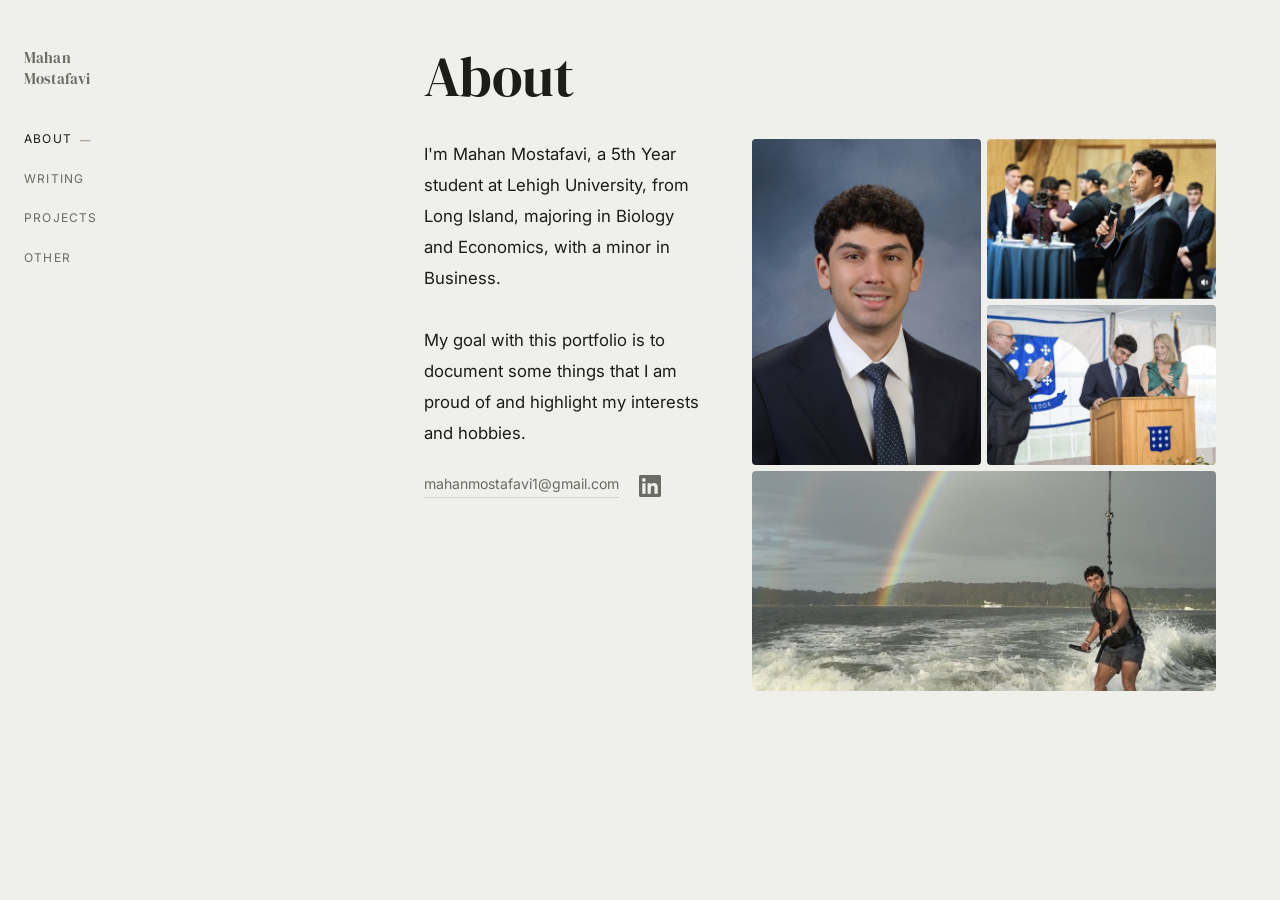
<file: about.html>
<!DOCTYPE html>
<html lang="en">
<head>
  <meta charset="UTF-8" />
  <meta name="viewport" content="width=device-width, initial-scale=1.0" />
  <title>About — Mahan Mostafavi</title>
  <link rel="preconnect" href="https://fonts.googleapis.com" />
  <link rel="preconnect" href="https://fonts.gstatic.com" crossorigin />
  <link href="https://fonts.googleapis.com/css2?family=DM+Serif+Display&family=Inter:wght@400;500&display=swap" rel="stylesheet" />
  <link rel="stylesheet" href="style.css" />
  <script src="main.js" defer></script>
</head>
<body>

  <!-- Mobile header -->
  <header class="mobile-header">
    <a href="index.html" class="mobile-header-name">Mahan<br>Mostafavi</a>
    <button class="hamburger" id="hamburger" aria-label="Menu">
      <span></span><span></span><span></span>
    </button>
  </header>

  <!-- Mobile nav drawer -->
  <nav class="mobile-nav" id="mobileNav">
    <a href="about.html" class="mobile-nav-item">About</a>
    <a href="writing.html" class="mobile-nav-item">Writing</a>
    <a href="projects.html" class="mobile-nav-item">Projects</a>
    <a href="other.html" class="mobile-nav-item">Other</a>
    <div class="mobile-nav-sub">
      <a href="books.html">Books</a>
      <a href="fragrances.html">Fragrances</a>
      <a href="places.html">Places</a>
      <a href="shows.html">Shows</a>
    </div>
  </nav>

  <div class="inner-layout">
    <aside class="sidebar">
      <a href="index.html" class="sidebar-home">Mahan<br>Mostafavi</a>
      <ul class="sidebar-nav">
        <li><a href="about.html">About</a></li>
        <li><a href="writing.html">Writing</a></li>
        <li><a href="projects.html">Projects</a></li>
        <li class="sidebar-dropdown">
          <a href="other.html">Other</a>
          <ul class="sidebar-submenu">
            <li><a href="books.html">Books</a></li>
            <li><a href="fragrances.html">Fragrances</a></li>
            <li><a href="places.html">Places</a></li>
            <li><a href="shows.html">Shows</a></li>
          </ul>
        </li>
      </ul>
    </aside>

    <main class="inner-content">
      <p class="section-eyebrow">About</p>

      <div class="about-layout">
        <div class="about-text">
          <p class="about-bio">I'm Mahan Mostafavi, a 5th Year student at Lehigh University, from Long Island, majoring in Biology and Economics, with a minor in Business.<br><br>My goal with this portfolio is to document some things that I am proud of and highlight my interests and hobbies.</p>

          <div class="connect-row">
            <a href="mailto:mahanmostafavi1@gmail.com" class="connect-link">mahanmostafavi1@gmail.com</a>
            <a href="https://www.linkedin.com/in/mahan-mostafavi/" target="_blank" rel="noopener" class="connect-linkedin" aria-label="LinkedIn">
              <svg xmlns="http://www.w3.org/2000/svg" viewBox="0 0 24 24" width="22" height="22" fill="currentColor">
                <path d="M20.447 20.452h-3.554v-5.569c0-1.328-.027-3.037-1.852-3.037-1.853 0-2.136 1.445-2.136 2.939v5.667H9.351V9h3.414v1.561h.046c.477-.9 1.637-1.85 3.37-1.85 3.601 0 4.267 2.37 4.267 5.455v6.286zM5.337 7.433a2.062 2.062 0 0 1-2.063-2.065 2.064 2.064 0 1 1 2.063 2.065zm1.782 13.019H3.555V9h3.564v11.452zM22.225 0H1.771C.792 0 0 .774 0 1.729v20.542C0 23.227.792 24 1.771 24h20.451C23.2 24 24 23.227 24 22.271V1.729C24 .774 23.2 0 22.222 0h.003z"/>
              </svg>
            </a>
          </div>
        </div>

        <div class="collage">
          <div class="collage-cell-headshot">
            <img class="collage-img" src="images/about-headshot.jpg" alt="Mahan Mostafavi" />
          </div>
          <div class="collage-cell-top collage-hover-wrap">
            <img class="collage-img" src="images/about-speaking.jpg" alt="Speaking" />
            <div class="collage-hover-label">
              <span class="collage-hover-line"></span>
              <span class="collage-hover-text">Modern Gentleman - The Gentleman's Table</span>
            </div>
          </div>
          <div class="collage-cell-bottom collage-hover-wrap">
            <img class="collage-img" src="images/about-graduation.jpg" alt="Graduation" />
            <div class="collage-hover-label">
              <span class="collage-hover-line"></span>
              <span class="collage-hover-text">Senior ring ceremony speech</span>
            </div>
          </div>
          <div class="collage-cell-wide">
            <img class="collage-img" src="images/about-wakeboard.jpg" alt="Wakeboarding" />
          </div>
        </div>
      </div>

    </main>
  </div>

</body>
</html>
</file>
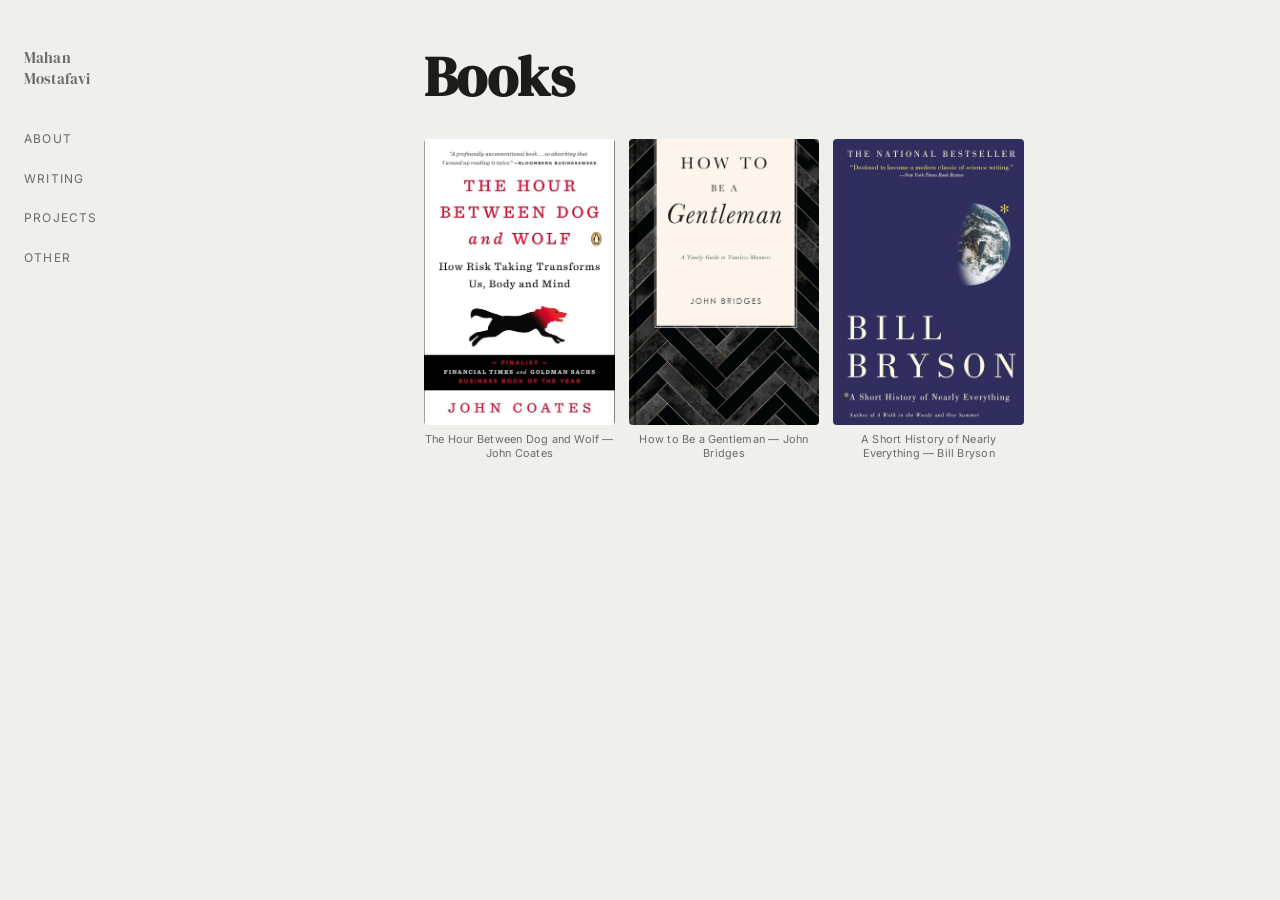
<file: books.html>
<!DOCTYPE html>
<html lang="en">
<head>
  <meta charset="UTF-8" />
  <meta name="viewport" content="width=device-width, initial-scale=1.0" />
  <title>Books — Mahan Mostafavi</title>
  <link rel="preconnect" href="https://fonts.googleapis.com" />
  <link rel="preconnect" href="https://fonts.gstatic.com" crossorigin />
  <link href="https://fonts.googleapis.com/css2?family=DM+Serif+Display&family=Inter:wght@400;500&display=swap" rel="stylesheet" />
  <link rel="stylesheet" href="style.css" />
  <script src="main.js" defer></script>
</head>
<body>

  <header class="mobile-header">
    <a href="index.html" class="mobile-header-name">Mahan<br>Mostafavi</a>
    <button class="hamburger" id="hamburger" aria-label="Menu">
      <span></span><span></span><span></span>
    </button>
  </header>

  <nav class="mobile-nav" id="mobileNav">
    <a href="about.html" class="mobile-nav-item">About</a>
    <a href="writing.html" class="mobile-nav-item">Writing</a>
    <a href="projects.html" class="mobile-nav-item">Projects</a>
    <a href="other.html" class="mobile-nav-item">Other</a>
    <div class="mobile-nav-sub">
      <a href="books.html">Books</a>
      <a href="fragrances.html">Fragrances</a>
      <a href="places.html">Places</a>
      <a href="shows.html">Shows</a>
    </div>
  </nav>

  <div class="inner-layout">
    <aside class="sidebar">
      <a href="index.html" class="sidebar-home">Mahan<br>Mostafavi</a>
      <ul class="sidebar-nav">
        <li><a href="about.html">About</a></li>
        <li><a href="writing.html">Writing</a></li>
        <li><a href="projects.html">Projects</a></li>
        <li class="sidebar-dropdown">
          <a href="other.html">Other</a>
          <ul class="sidebar-submenu">
            <li><a href="books.html">Books</a></li>
            <li><a href="fragrances.html">Fragrances</a></li>
            <li><a href="places.html">Places</a></li>
            <li><a href="shows.html">Shows</a></li>
          </ul>
        </li>
      </ul>
    </aside>

    <main class="inner-content">
      <h1 class="section-title">Books</h1>

      <div class="img-grid">
        <div class="img-card">
          <img src="images/books/hour-between-dog-wolf.jpg" alt="The Hour Between Dog and Wolf" />
          <div class="img-card-label">The Hour Between Dog and Wolf — John Coates</div>
        </div>
        <div class="img-card">
          <img src="images/books/how-to-be-a-gentleman.jpg" alt="How to Be a Gentleman" style="object-position: center bottom;" />
          <div class="img-card-label">How to Be a Gentleman — John Bridges</div>
        </div>
        <div class="img-card">
          <img src="images/books/short-history.jpg" alt="A Short History of Nearly Everything" />
          <div class="img-card-label">A Short History of Nearly Everything — Bill Bryson</div>
        </div>
      </div>
    </main>
  </div>

</body>
</html>
</file>
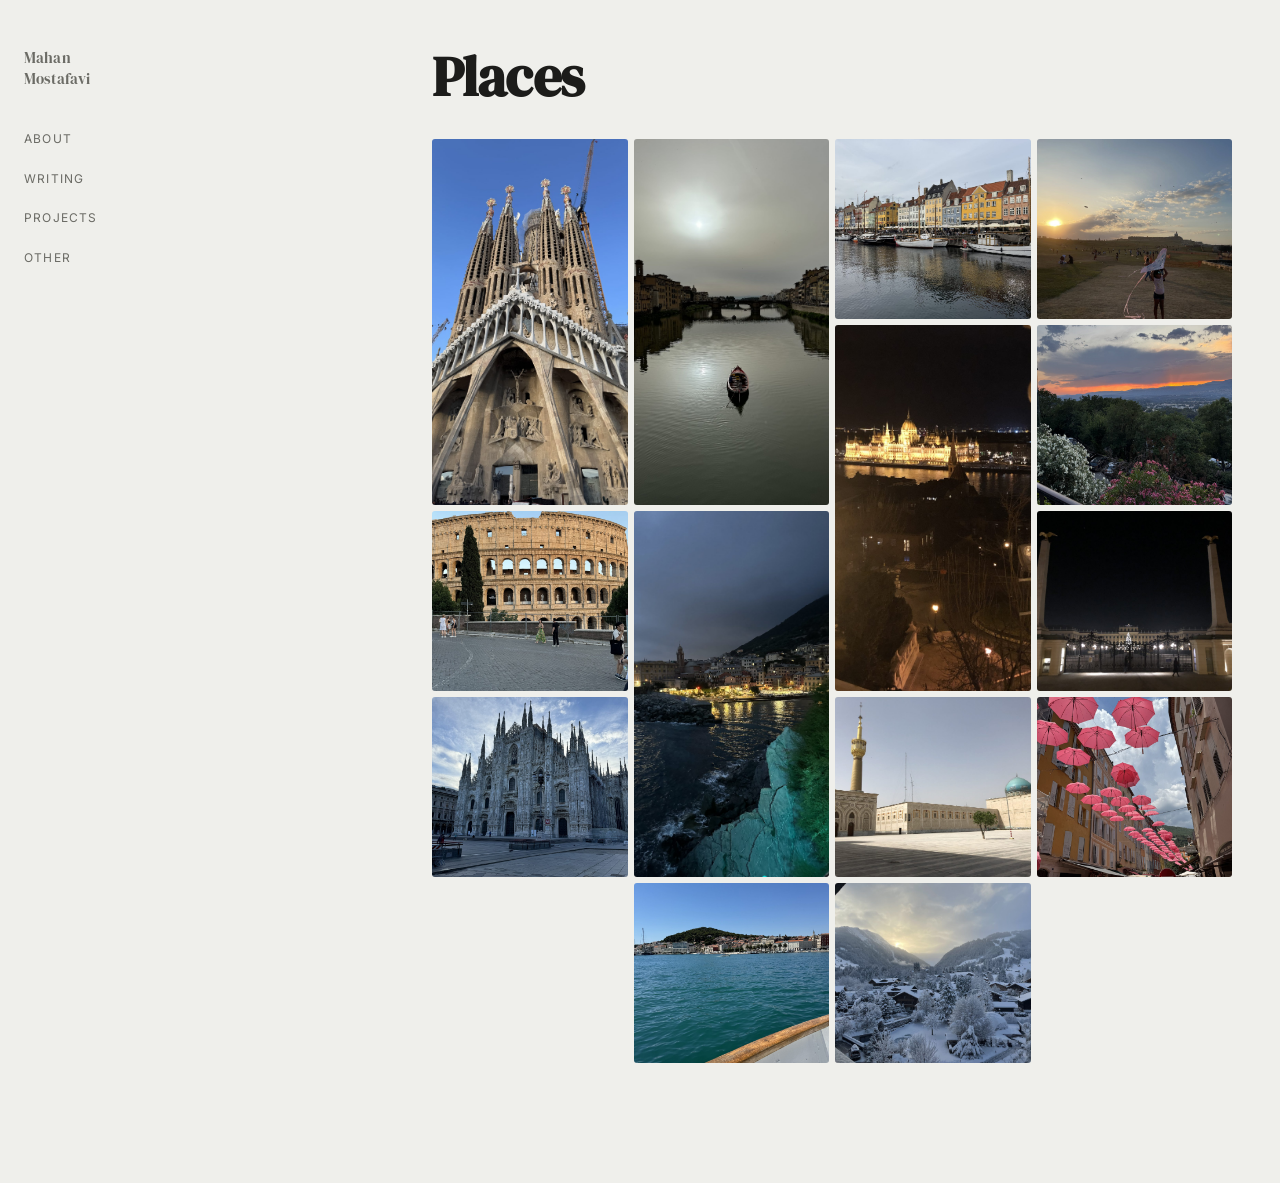
<file: places.html>
<!DOCTYPE html>
<html lang="en">
<head>
  <meta charset="UTF-8" />
  <meta name="viewport" content="width=device-width, initial-scale=1.0" />
  <title>Places — Mahan Mostafavi</title>
  <link rel="preconnect" href="https://fonts.googleapis.com" />
  <link rel="preconnect" href="https://fonts.gstatic.com" crossorigin />
  <link href="https://fonts.googleapis.com/css2?family=DM+Serif+Display&family=Inter:wght@400;500&display=swap" rel="stylesheet" />
  <link rel="stylesheet" href="style.css" />
  <script src="main.js" defer></script>
  <style>
    /* Center the content area for places page */
    @media (min-width: 661px) {
      .inner-content {
        align-items: center;
        padding-left: 48px;
        padding-right: 48px;
      }
      .section-title {
        width: 100%;
        max-width: 960px;
      }
    }

    /* ── Travel collage grid ── */
    .travel-grid {
      display: grid;
      grid-template-columns: repeat(4, 1fr);
      grid-auto-rows: 180px;
      gap: 6px;
      width: 100%;
      max-width: 960px;
      margin: 0 auto;
    }

    .travel-cell {
      position: relative;
      overflow: hidden;
      border-radius: 3px;
    }

    .travel-cell img {
      width: 100%;
      height: 100%;
      object-fit: cover;
      display: block;
      transition: transform 0.4s ease, filter 0.3s ease;
    }

    .travel-cell:hover img {
      transform: scale(1.04);
      filter: brightness(0.72);
    }

    /* Location label on hover */
    .travel-label {
      position: absolute;
      bottom: 0; left: 0; right: 0;
      padding: 28px 14px 12px;
      background: linear-gradient(to top, rgba(0,0,0,0.65) 0%, transparent 100%);
      color: #fff;
      font-family: 'DM Serif Display', Georgia, serif;
      font-size: 0.95rem;
      letter-spacing: 0.02em;
      opacity: 0;
      transform: translateY(6px);
      transition: opacity 0.3s ease, transform 0.3s ease;
      pointer-events: none;
    }

    .travel-cell:hover .travel-label {
      opacity: 1;
      transform: translateY(0);
    }

    /* Row spans — matching the collage layout */
    /* Col 1: Barcelona tall (rows 1-2), Rome (row 3), Milan (row 4) */
    .c-barcelona   { grid-column: 1; grid-row: 1 / 3; }
    .c-rome        { grid-column: 1; grid-row: 3; }
    .c-milan       { grid-column: 1; grid-row: 4; }

    /* Col 2: Florence tall (rows 1-2), Genoa tall (rows 3-4) */
    .c-florence    { grid-column: 2; grid-row: 1 / 3; }
    .c-genoa       { grid-column: 2; grid-row: 3 / 5; }

    /* Col 3: Copenhagen (row 1), Budapest tall (rows 2-3), Tehran (row 4) */
    .c-copenhagen  { grid-column: 3; grid-row: 1; }
    .c-budapest    { grid-column: 3; grid-row: 2 / 4; }
    .c-tehran      { grid-column: 3; grid-row: 4; }

    /* Col 4: San Juan (row 1), Mougins (row 2), Vienna (row 3), Grasse (row 4) */
    .c-sanjuan     { grid-column: 4; grid-row: 1; }
    .c-mougins     { grid-column: 4; grid-row: 2; }
    .c-vienna      { grid-column: 4; grid-row: 3; }
    .c-grasse      { grid-column: 4; grid-row: 4; }

    /* Split and Gstaad don't fit the 4×4 — add a 5th row */
    .c-split       { grid-column: 2; grid-row: 5; }
    .c-gstaad      { grid-column: 3; grid-row: 5; }

    @media (max-width: 660px) {
      .travel-grid {
        grid-template-columns: repeat(2, 1fr);
        grid-auto-rows: 140px;
      }
      /* Reset all placements for mobile — let them flow naturally */
      .travel-cell {
        grid-column: auto !important;
        grid-row: auto !important;
      }
      .travel-label { opacity: 1; transform: translateY(0); }
    }
  </style>
</head>
<body>

  <header class="mobile-header">
    <a href="index.html" class="mobile-header-name">Mahan<br>Mostafavi</a>
    <button class="hamburger" id="hamburger" aria-label="Menu">
      <span></span><span></span><span></span>
    </button>
  </header>

  <nav class="mobile-nav" id="mobileNav">
    <a href="about.html" class="mobile-nav-item">About</a>
    <a href="writing.html" class="mobile-nav-item">Writing</a>
    <a href="projects.html" class="mobile-nav-item">Projects</a>
    <a href="other.html" class="mobile-nav-item">Other</a>
    <div class="mobile-nav-sub">
      <a href="books.html">Books</a>
      <a href="fragrances.html">Fragrances</a>
      <a href="places.html">Places</a>
      <a href="shows.html">Shows</a>
    </div>
  </nav>

  <div class="inner-layout">
    <aside class="sidebar">
      <a href="index.html" class="sidebar-home">Mahan<br>Mostafavi</a>
      <ul class="sidebar-nav">
        <li><a href="about.html">About</a></li>
        <li><a href="writing.html">Writing</a></li>
        <li><a href="projects.html">Projects</a></li>
        <li class="sidebar-dropdown">
          <a href="other.html">Other</a>
          <ul class="sidebar-submenu">
            <li><a href="books.html">Books</a></li>
            <li><a href="fragrances.html">Fragrances</a></li>
            <li><a href="places.html">Places</a></li>
            <li><a href="shows.html">Shows</a></li>
          </ul>
        </li>
      </ul>
    </aside>

    <main class="inner-content">
      <h1 class="section-title">Places</h1>

      <div class="travel-grid">

        <div class="travel-cell c-barcelona">
          <img src="images/travel/Barcelona__Spain.jpg" alt="Barcelona, Spain" />
          <div class="travel-label">Barcelona, Spain</div>
        </div>

        <div class="travel-cell c-florence">
          <img src="images/travel/Florence__Italy.jpg" alt="Florence, Italy" />
          <div class="travel-label">Florence, Italy</div>
        </div>

        <div class="travel-cell c-copenhagen">
          <img src="images/travel/Copenhagen__Denmark.jpg" alt="Copenhagen, Denmark" />
          <div class="travel-label">Copenhagen, Denmark</div>
        </div>

        <div class="travel-cell c-sanjuan">
          <img src="images/travel/San_Juan__Puerto_Rico.jpg" alt="San Juan, Puerto Rico" />
          <div class="travel-label">San Juan, Puerto Rico</div>
        </div>

        <div class="travel-cell c-budapest">
          <img src="images/travel/Budapest__Hungary.jpg" alt="Budapest, Hungary" />
          <div class="travel-label">Budapest, Hungary</div>
        </div>

        <div class="travel-cell c-mougins">
          <img src="images/travel/Mougin__France.jpg" alt="Mougins, France" />
          <div class="travel-label">Mougins, France</div>
        </div>

        <div class="travel-cell c-rome">
          <img src="images/travel/Rome__Italy.jpg" alt="Rome, Italy" />
          <div class="travel-label">Rome, Italy</div>
        </div>

        <div class="travel-cell c-genoa">
          <img src="images/travel/Genoa_Nervi__Italy.jpg" alt="Genoa Nervi, Italy" />
          <div class="travel-label">Genoa Nervi, Italy</div>
        </div>

        <div class="travel-cell c-tehran">
          <img src="images/travel/Tehran__Iran.jpg" alt="Tehran, Iran" />
          <div class="travel-label">Tehran, Iran</div>
        </div>

        <div class="travel-cell c-vienna">
          <img src="images/travel/Vienna__Austria.jpg" alt="Vienna, Austria" />
          <div class="travel-label">Vienna, Austria</div>
        </div>

        <div class="travel-cell c-milan">
          <img src="images/travel/Milan__Italy.jpg" alt="Milan, Italy" />
          <div class="travel-label">Milan, Italy</div>
        </div>

        <div class="travel-cell c-grasse">
          <img src="images/travel/Grasse__France.jpg" alt="Grasse, France" />
          <div class="travel-label">Grasse, France</div>
        </div>

        <div class="travel-cell c-split">
          <img src="images/travel/Split__Croatia.jpg" alt="Split, Croatia" />
          <div class="travel-label">Split, Croatia</div>
        </div>

        <div class="travel-cell c-gstaad">
          <img src="images/travel/Gstaad__Switzerland.jpg" alt="Gstaad, Switzerland" />
          <div class="travel-label">Gstaad, Switzerland</div>
        </div>

      </div>
    </main>
  </div>

</body>
</html>
</file>
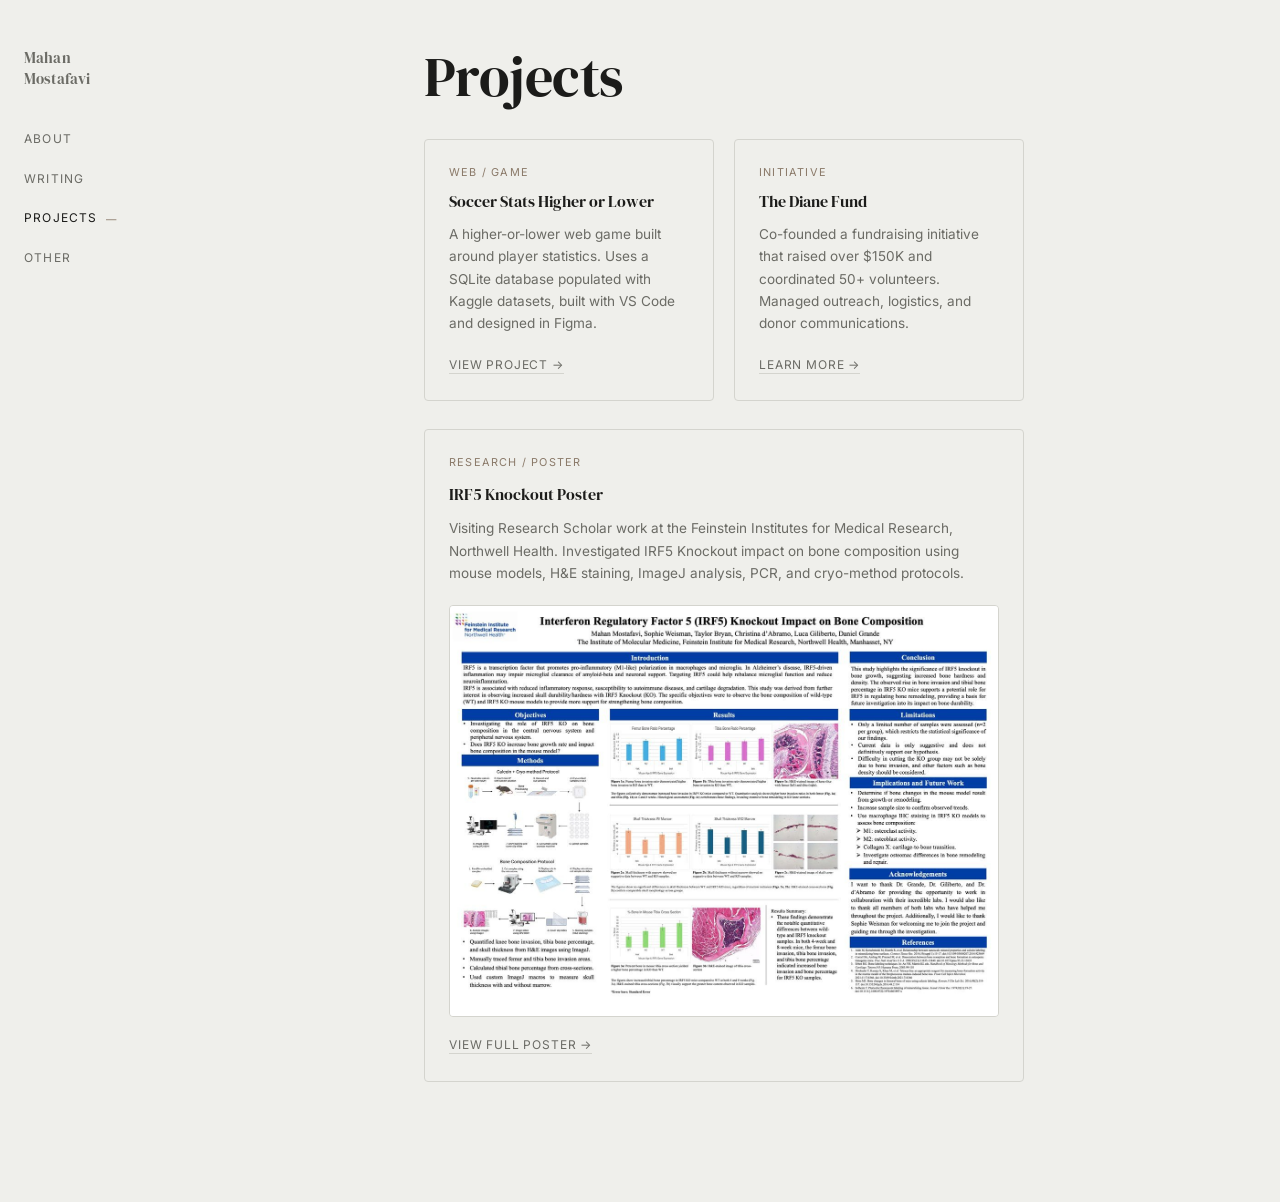
<file: projects.html>
<!DOCTYPE html>
<html lang="en">
<head>
  <meta charset="UTF-8" />
  <meta name="viewport" content="width=device-width, initial-scale=1.0" />
  <title>Projects — Mahan Mostafavi</title>
  <link rel="preconnect" href="https://fonts.googleapis.com" />
  <link rel="preconnect" href="https://fonts.gstatic.com" crossorigin />
  <link href="https://fonts.googleapis.com/css2?family=DM+Serif+Display&family=Inter:wght@400;500&display=swap" rel="stylesheet" />
  <link rel="stylesheet" href="style.css" />
  <script src="main.js" defer></script>
</head>
<body>

  <header class="mobile-header">
    <a href="index.html" class="mobile-header-name">Mahan<br>Mostafavi</a>
    <button class="hamburger" id="hamburger" aria-label="Menu">
      <span></span><span></span><span></span>
    </button>
  </header>

  <nav class="mobile-nav" id="mobileNav">
    <a href="about.html" class="mobile-nav-item">About</a>
    <a href="writing.html" class="mobile-nav-item">Writing</a>
    <a href="projects.html" class="mobile-nav-item">Projects</a>
    <a href="other.html" class="mobile-nav-item">Other</a>
    <div class="mobile-nav-sub">
      <a href="books.html">Books</a>
      <a href="fragrances.html">Fragrances</a>
      <a href="places.html">Places</a>
      <a href="shows.html">Shows</a>
    </div>
  </nav>

  <div class="inner-layout">
    <aside class="sidebar">
      <a href="index.html" class="sidebar-home">Mahan<br>Mostafavi</a>
      <ul class="sidebar-nav">
        <li><a href="about.html">About</a></li>
        <li><a href="writing.html">Writing</a></li>
        <li><a href="projects.html">Projects</a></li>
        <li class="sidebar-dropdown">
          <a href="other.html">Other</a>
          <ul class="sidebar-submenu">
            <li><a href="books.html">Books</a></li>
            <li><a href="fragrances.html">Fragrances</a></li>
            <li><a href="places.html">Places</a></li>
            <li><a href="shows.html">Shows</a></li>
          </ul>
        </li>
      </ul>
    </aside>

    <main class="inner-content">
      <p class="section-eyebrow">Projects</p>

      <div class="projects-grid">
        <div class="project-card">
          <div class="project-type">Web / Game</div>
          <div class="project-name">Soccer Stats Higher or Lower</div>
          <div class="project-desc">A higher-or-lower web game built around player statistics. Uses a SQLite database populated with Kaggle datasets, built with VS Code and designed in Figma.</div>
          <a href="#" class="project-link" target="_blank" rel="noopener">View project →</a>
        </div>

        <div class="project-card">
          <div class="project-type">Initiative</div>
          <div class="project-name">The Diane Fund</div>
          <div class="project-desc">Co-founded a fundraising initiative that raised over $150K and coordinated 50+ volunteers. Managed outreach, logistics, and donor communications.</div>
          <a href="#" class="project-link" target="_blank" rel="noopener">Learn more →</a>
        </div>
      </div>

      <div class="poster-section">
        <div class="poster-block">
          <div class="project-type" style="margin-bottom:10px;">Research / Poster</div>
          <div class="project-name" style="margin-bottom:10px;">IRF5 Knockout Poster</div>
          <div class="project-desc" style="margin-bottom:20px;">Visiting Research Scholar work at the Feinstein Institutes for Medical Research, Northwell Health. Investigated IRF5 Knockout impact on bone composition using mouse models, H&amp;E staining, ImageJ analysis, PCR, and cryo-method protocols.</div>
          <a href="images/irf5-poster.jpg" target="_blank" rel="noopener">
            <img src="images/irf5-poster.jpg" alt="IRF5 Knockout Poster" class="poster-img" />
          </a>
          <div style="margin-top:14px;">
            <a href="images/irf5-poster.jpg" class="project-link" target="_blank" rel="noopener">View full poster →</a>
          </div>
        </div>
      </div>
    </main>
  </div>

</body>
</html>
</file>
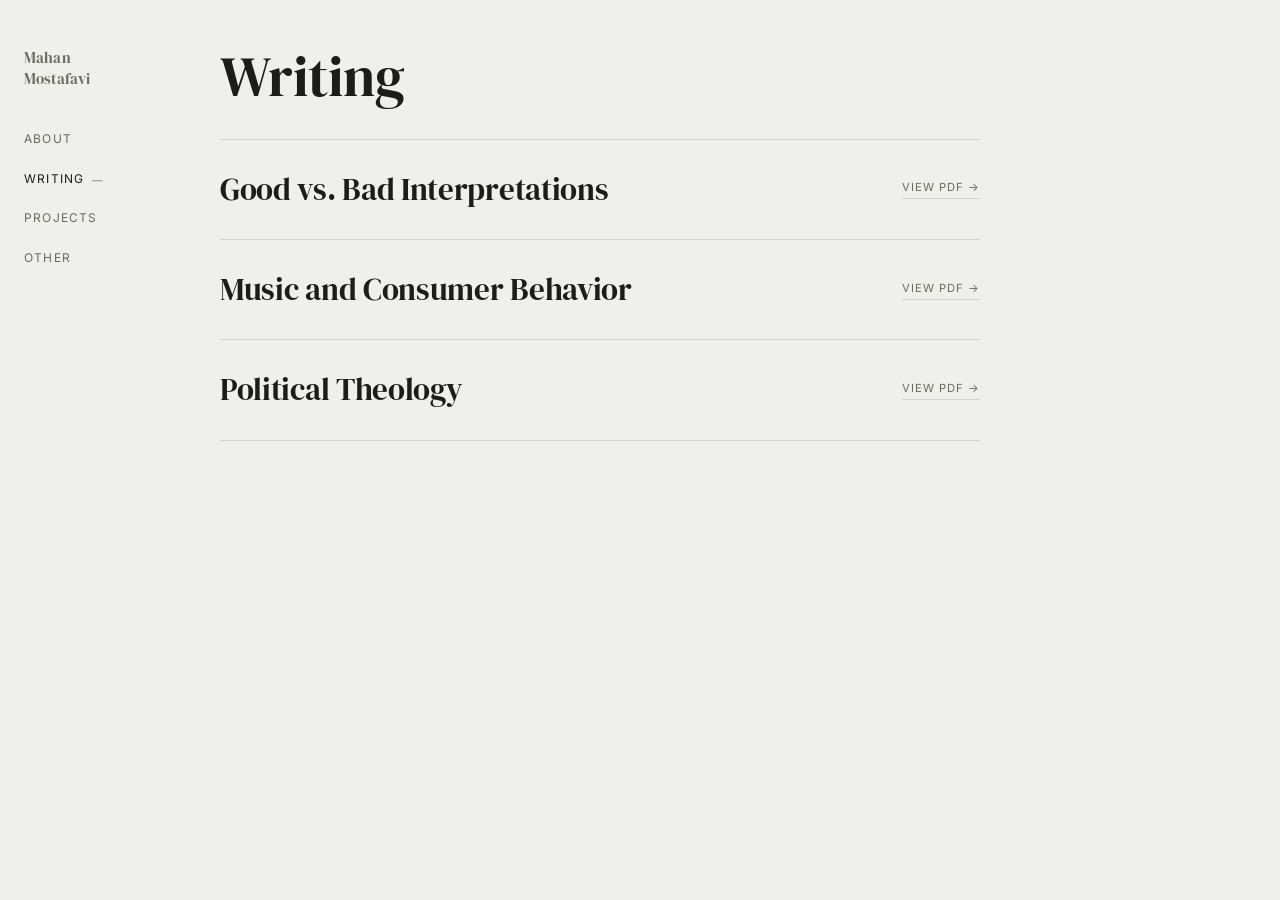
<file: writing.html>
<!DOCTYPE html>
<html lang="en">
<head>
  <meta charset="UTF-8" />
  <meta name="viewport" content="width=device-width, initial-scale=1.0" />
  <title>Writing — Mahan Mostafavi</title>
  <link rel="preconnect" href="https://fonts.googleapis.com" />
  <link rel="preconnect" href="https://fonts.gstatic.com" crossorigin />
  <link href="https://fonts.googleapis.com/css2?family=DM+Serif+Display&family=Inter:wght@400;500&display=swap" rel="stylesheet" />
  <link rel="stylesheet" href="style.css" />
  <script src="main.js" defer></script>
  <style>
    /* Writing page: tighter sidebar so content sits closer */
    @media (min-width: 661px) {
      .sidebar { width: 180px; padding: 48px 32px 48px 24px; }
      .inner-content { margin-left: 180px; padding: 48px 80px 120px 40px; }
    }

    /* Wider list — spans usable content area */
    .writing-list { max-width: 760px; }

    /* Dividers between entries */
    .writing-item { border-top: 1px solid var(--border); }
    .writing-item:last-child { border-bottom: 1px solid var(--border); }

    /* Taller rows with more breathing room */
    .writing-header {
      padding: 32px 0;
      align-items: center;
    }

    /* Large prominent serif titles */
    .writing-title {
      font-family: 'DM Serif Display', Georgia, serif;
      font-size: clamp(1.4rem, 2.4vw, 2.1rem);
      font-weight: 400;
      line-height: 1.15;
      letter-spacing: -0.01em;
      color: var(--fg);
    }

    /* Small muted secondary action, right-aligned */
    .writing-toggle {
      font-size: 0.7rem;
      letter-spacing: 0.09em;
      text-transform: uppercase;
      color: var(--fg-muted);
      border-bottom: 1px solid var(--border);
      padding-bottom: 1px;
      white-space: nowrap;
      flex-shrink: 0;
      align-self: center;
      transition: color var(--transition), border-color var(--transition);
    }

    .writing-header:hover .writing-title { color: var(--fg-muted); }
    .writing-header:hover .writing-toggle { color: var(--fg); border-color: var(--fg); }
  </style>
</head>
<body>

  <header class="mobile-header">
    <a href="index.html" class="mobile-header-name">Mahan<br>Mostafavi</a>
    <button class="hamburger" id="hamburger" aria-label="Menu">
      <span></span><span></span><span></span>
    </button>
  </header>

  <nav class="mobile-nav" id="mobileNav">
    <a href="about.html" class="mobile-nav-item">About</a>
    <a href="writing.html" class="mobile-nav-item">Writing</a>
    <a href="projects.html" class="mobile-nav-item">Projects</a>
    <a href="other.html" class="mobile-nav-item">Other</a>
    <div class="mobile-nav-sub">
      <a href="books.html">Books</a>
      <a href="fragrances.html">Fragrances</a>
      <a href="places.html">Places</a>
      <a href="shows.html">Shows</a>
    </div>
  </nav>

  <div class="inner-layout">
    <aside class="sidebar">
      <a href="index.html" class="sidebar-home">Mahan<br>Mostafavi</a>
      <ul class="sidebar-nav">
        <li><a href="about.html">About</a></li>
        <li><a href="writing.html">Writing</a></li>
        <li><a href="projects.html">Projects</a></li>
        <li class="sidebar-dropdown">
          <a href="other.html">Other</a>
          <ul class="sidebar-submenu">
            <li><a href="books.html">Books</a></li>
            <li><a href="fragrances.html">Fragrances</a></li>
            <li><a href="places.html">Places</a></li>
            <li><a href="shows.html">Shows</a></li>
          </ul>
        </li>
      </ul>
    </aside>

    <main class="inner-content">
      <p class="section-eyebrow">Writing</p>

      <ul class="writing-list">
        <li class="writing-item">
          <div class="writing-header" onclick="togglePDF(this, 'pdfs/good-vs-bad-interpretations.pdf')">
            <div class="writing-title">Good vs. Bad Interpretations</div>
            <span class="writing-toggle">View PDF →</span>
          </div>
          <div class="writing-embed">
            <iframe title="Good vs. Bad Interpretations"></iframe>
          </div>
        </li>

        <li class="writing-item">
          <div class="writing-header" onclick="togglePDF(this, 'pdfs/music-and-consumer-behavior.pdf')">
            <div class="writing-title">Music and Consumer Behavior</div>
            <span class="writing-toggle">View PDF →</span>
          </div>
          <div class="writing-embed">
            <iframe title="Music and Consumer Behavior"></iframe>
          </div>
        </li>

        <li class="writing-item">
          <div class="writing-header" onclick="togglePDF(this, 'pdfs/political-theology.pdf')">
            <div class="writing-title">Political Theology</div>
            <span class="writing-toggle">View PDF →</span>
          </div>
          <div class="writing-embed">
            <iframe title="Political Theology"></iframe>
          </div>
        </li>
      </ul>
    </main>
  </div>

  <script>
    function togglePDF(header, pdfPath) {
      const embed = header.nextElementSibling;
      const toggle = header.querySelector('.writing-toggle');
      const iframe = embed.querySelector('iframe');
      const isOpen = embed.classList.contains('open');

      document.querySelectorAll('.writing-embed.open').forEach(el => {
        el.classList.remove('open');
        el.querySelector('iframe').src = '';
        el.previousElementSibling.querySelector('.writing-toggle').textContent = 'View PDF →';
      });

      if (!isOpen) {
        iframe.src = pdfPath;
        embed.classList.add('open');
        toggle.textContent = 'Close ↑';
      }
    }
  </script>
</body>
</html>
</file>
<file: style.css>
/* ── Reset ── */
*, *::before, *::after { box-sizing: border-box; margin: 0; padding: 0; }

/* ── Tokens ── */
:root {
  --bg:           #EFEFEB;
  --bg-subtle:    #E6E6E1;
  --fg:           #1C1C1A;
  --fg-muted:     #6B6B65;
  --accent:       #8A7968;
  --accent-light: rgba(138,121,104,0.12);
  --border:       #D4D4CE;
  --sidebar-w:    30vw;
  --radius:       4px;
  --transition:   0.2s ease;
}

@media (prefers-color-scheme: dark) {
  :root {
    --bg:           #1A1A18;
    --bg-subtle:    #222220;
    --fg:           #E8E8E2;
    --fg-muted:     #8A8A82;
    --accent:       #B0A090;
    --accent-light: rgba(176,160,144,0.10);
    --border:       #2E2E2C;
  }
}

/* ── Base ── */
html { font-size: 16px; scroll-behavior: smooth; }

body {
  background: var(--bg);
  color: var(--fg);
  font-family: 'Inter', system-ui, sans-serif;
  font-size: 1rem;
  line-height: 1.6;
  min-height: 100vh;
  -webkit-font-smoothing: antialiased;
}

a { color: inherit; text-decoration: none; }
img { display: block; max-width: 100%; }

/* ══════════════════════════════════════
   HOME
══════════════════════════════════════ */
.home-wrapper {
  display: flex;
  flex-direction: column;
  align-items: center;
  justify-content: center;
  min-height: 100vh;
  text-align: center;
  padding: 48px 32px;
}

.home-name {
  font-family: 'DM Serif Display', Georgia, serif;
  font-size: clamp(3rem, 8vw, 5.5rem);
  line-height: 1.02;
  letter-spacing: -0.02em;
  margin-bottom: 56px;
}

.home-links {
  display: flex;
  flex-direction: column;
  width: 100%;
  max-width: 380px;
}

.home-link-item {
  display: flex;
  align-items: center;
  justify-content: space-between;
  padding: 18px 0;
  transition: color var(--transition), padding-left var(--transition);
  color: var(--fg-muted);
}

.home-link-item:hover {
  color: var(--fg);
  padding-left: 6px;
}

.home-link-label {
  font-family: 'DM Serif Display', Georgia, serif;
  font-size: 1.2rem;
}

.home-link-arrow {
  font-size: 0.9rem;
  opacity: 0;
  transform: translateX(-6px);
  transition: opacity var(--transition), transform var(--transition);
}

.home-link-item:hover .home-link-arrow {
  opacity: 1;
  transform: translateX(0);
}

/* ══════════════════════════════════════
   INNER LAYOUT
══════════════════════════════════════ */
.inner-layout {
  display: flex;
  min-height: 100vh;
}

/* ── Sidebar ── */
.sidebar {
  width: var(--sidebar-w);
  flex-shrink: 0;
  padding: 48px 36px 48px 24px;
  position: fixed;
  top: 0;
  left: 0;
  height: 100vh;
  display: flex;
  flex-direction: column;
  align-items: flex-start;
  gap: 36px;
  background: var(--bg);
  z-index: 100;
}

.sidebar-home {
  font-family: 'DM Serif Display', Georgia, serif;
  font-size: 0.95rem;
  color: var(--fg-muted);
  transition: color var(--transition);
  line-height: 1.35;
  letter-spacing: 0.01em;
  text-align: left;
}

.sidebar-home:hover { color: var(--fg); }

.sidebar-nav {
  display: flex;
  flex-direction: column;
  gap: 14px;
  list-style: none;
  align-items: flex-start;
}

.sidebar-nav a {
  font-size: 0.75rem;
  letter-spacing: 0.10em;
  text-transform: uppercase;
  color: var(--fg-muted);
  transition: color var(--transition);
  position: relative;
  padding-left: 0;
}

.sidebar-nav a:hover { color: var(--fg); }

.sidebar-nav a.active { color: var(--fg); }

.sidebar-nav a.active::before {
  content: '—';
  position: absolute;
  left: calc(100% + 8px);
  right: auto;
  color: var(--accent);
  font-size: 0.65rem;
  top: 2px;
}

/* ── Sidebar dropdown ── */
.sidebar-dropdown { position: relative; }

.sidebar-submenu {
  list-style: none;
  max-height: 0;
  overflow: hidden;
  transition: max-height 0.28s ease, opacity 0.22s ease;
  opacity: 0;
  padding-left: 12px;
  margin-top: 0;
  display: flex;
  flex-direction: column;
  align-items: flex-start;
}

.sidebar-dropdown:hover .sidebar-submenu,
.sidebar-dropdown:focus-within .sidebar-submenu {
  max-height: 200px;
  opacity: 1;
  margin-top: 10px;
}

.sidebar-submenu li { margin-bottom: 10px; }

.sidebar-submenu a {
  font-size: 0.7rem;
  letter-spacing: 0.07em;
  text-transform: uppercase;
  color: var(--fg-muted);
  transition: color var(--transition);
}

.sidebar-submenu a:hover { color: var(--fg); }

/* ── Main content ── */
.inner-content {
  flex: 1;
  margin-left: var(--sidebar-w);
  padding: 48px 64px 120px 40px;
}

.inner-content > * {
  width: 100%;
  max-width: 600px;
}

/* ── Section headings ── */
.section-eyebrow {
  font-family: 'DM Serif Display', Georgia, serif;
  font-size: clamp(2.2rem, 5vw, 3.5rem);
  letter-spacing: -0.01em;
  text-transform: none;
  color: var(--fg);
  margin-bottom: 32px;
  line-height: 1.05;
}

.section-title {
  font-family: 'DM Serif Display', Georgia, serif;
  font-size: clamp(2.2rem, 5vw, 3.5rem);
  line-height: 1.05;
  letter-spacing: -0.01em;
  margin-bottom: 32px;
}

.section-intro {
  color: var(--fg-muted);
  font-size: 0.95rem;
  max-width: 520px;
  margin-bottom: 48px;
  line-height: 1.75;
}

/* ── Divider ── */
.divider {
  border: none;
  border-top: 1px solid var(--border);
  margin: 48px 0;
}

/* ══════════════════════════════════════
   ABOUT
══════════════════════════════════════ */
.about-bio {
  font-size: 1.05rem;
  line-height: 1.85;
  color: var(--fg);
  margin-bottom: 0;
  max-width: 340px;
}

/* ── About layout: text left, collage right ── */
.about-layout {
  display: grid;
  grid-template-columns: 280px 1fr;
  gap: 48px;
  align-items: start;
  width: 100%;
  max-width: none;
}

.about-text {
  display: flex;
  flex-direction: column;
  gap: 0;
}

.collage {
  display: grid;
  grid-template-columns: 1fr 1fr;
  grid-template-rows: 160px 160px 220px;
  gap: 6px;
  width: 100%;
  max-width: 560px;
}

.collage-img {
  width: 100%;
  height: 100%;
  object-fit: cover;
  border-radius: var(--radius);
}

.collage-cell-headshot { grid-column: 1; grid-row: 1 / 3; }
.collage-cell-headshot .collage-img { height: 100%; }
.collage-cell-top { grid-column: 2; grid-row: 1; }
.collage-cell-top .collage-img { height: 100%; object-position: center top; }
.collage-cell-bottom { grid-column: 2; grid-row: 2; }
.collage-cell-bottom .collage-img { height: 100%; }
.collage-cell-wide { grid-column: 1 / 3; grid-row: 3; }
.collage-cell-wide .collage-img { height: 100%; object-position: center 40%; }

.collage-hover-wrap { position: relative; }

.collage-hover-label {
  position: absolute;
  top: 50%;
  left: 100%;
  transform: translateY(-50%);
  display: flex;
  align-items: center;
  opacity: 0;
  transition: opacity 0.3s ease;
  pointer-events: none;
  z-index: 20;
}

.collage-hover-wrap:hover .collage-hover-label { opacity: 1; }

.collage-hover-line {
  display: block;
  width: 0;
  height: 1px;
  background: var(--fg-muted);
  transition: width 0.35s ease;
  position: relative;
}

.collage-hover-line::after {
  content: '';
  position: absolute;
  right: -3px;
  top: 50%;
  transform: translateY(-50%);
  width: 5px;
  height: 5px;
  border-radius: 50%;
  background: var(--fg-muted);
}

.collage-hover-wrap:hover .collage-hover-line { width: 24px; }

.collage-hover-text {
  font-size: 0.7rem;
  color: var(--fg-muted);
  letter-spacing: 0.04em;
  white-space: nowrap;
  opacity: 0;
  transform: translateX(-6px);
  transition: opacity 0.25s ease 0.2s, transform 0.25s ease 0.2s;
  margin-left: 8px;
}

.collage-hover-wrap:hover .collage-hover-text {
  opacity: 1;
  transform: translateX(0);
}

.connect-row {
  display: flex;
  align-items: center;
  gap: 20px;
  margin-top: 24px;
}

.connect-link {
  font-size: 0.88rem;
  color: var(--fg-muted);
  border-bottom: 1px solid var(--border);
  padding-bottom: 1px;
  transition: color var(--transition), border-color var(--transition);
}

.connect-link:hover { color: var(--fg); border-color: var(--fg); }

.connect-linkedin {
  color: var(--fg-muted);
  display: flex;
  align-items: center;
  transition: color var(--transition);
}

.connect-linkedin:hover { color: var(--fg); }

/* ══════════════════════════════════════
   WRITING
══════════════════════════════════════ */
.writing-list { list-style: none; max-width: 600px; }

.writing-item { border-top: none; }
.writing-item:last-child { border-bottom: none; }

.writing-header {
  display: flex;
  align-items: center;
  justify-content: space-between;
  gap: 16px;
  padding: 22px 0;
  cursor: pointer;
  user-select: none;
}

.writing-title {
  font-family: 'DM Serif Display', Georgia, serif;
  font-size: 1.08rem;
}

.writing-toggle {
  font-size: 0.75rem;
  letter-spacing: 0.07em;
  text-transform: uppercase;
  color: var(--fg-muted);
  border-bottom: 1px solid var(--border);
  padding-bottom: 1px;
  transition: color var(--transition), border-color var(--transition);
  white-space: nowrap;
  flex-shrink: 0;
}

.writing-header:hover .writing-toggle {
  color: var(--fg);
  border-color: var(--fg);
}

.writing-embed {
  max-height: 0;
  overflow: hidden;
  transition: max-height 0.5s cubic-bezier(0.4, 0, 0.2, 1);
}

.writing-embed.open { max-height: 1100px; }

.writing-embed iframe {
  width: 100%;
  height: 1000px;
  border: none;
  border-radius: var(--radius);
  margin-bottom: 24px;
}

/* ══════════════════════════════════════
   PROJECTS
══════════════════════════════════════ */
.projects-grid {
  display: grid;
  grid-template-columns: 1fr 1fr;
  gap: 20px;
  margin-bottom: 28px;
  max-width: 600px;
}

.project-card {
  border: 1px solid var(--border);
  padding: 24px;
  border-radius: var(--radius);
  transition: border-color var(--transition), background var(--transition);
}

.project-card:hover {
  border-color: var(--accent);
  background: var(--accent-light);
}

.project-type {
  font-size: 0.68rem;
  letter-spacing: 0.11em;
  text-transform: uppercase;
  color: var(--accent);
  margin-bottom: 8px;
}

.project-name {
  font-family: 'DM Serif Display', Georgia, serif;
  font-size: 1rem;
  margin-bottom: 8px;
}

.project-desc {
  font-size: 0.85rem;
  color: var(--fg-muted);
  line-height: 1.65;
  margin-bottom: 16px;
}

.project-link {
  font-size: 0.75rem;
  letter-spacing: 0.07em;
  text-transform: uppercase;
  color: var(--fg-muted);
  border-bottom: 1px solid var(--border);
  padding-bottom: 1px;
  transition: color var(--transition), border-color var(--transition);
}

.project-link:hover { color: var(--fg); border-color: var(--fg); }

/* ── Poster block ── */
.poster-section { margin-top: 8px; max-width: 600px; }

.poster-block {
  border: 1px solid var(--border);
  padding: 24px;
  border-radius: var(--radius);
  transition: border-color var(--transition);
}

.poster-block:hover { border-color: var(--accent); }

.poster-img {
  width: 100%;
  border-radius: var(--radius);
  border: 1px solid var(--border);
  transition: opacity var(--transition);
  cursor: zoom-in;
}

.poster-img:hover { opacity: 0.9; }

/* ══════════════════════════════════════
   OTHER (hub)
══════════════════════════════════════ */
.other-grid {
  display: grid;
  grid-template-columns: 1fr;
  gap: 0;
  margin-top: 8px;
  max-width: 400px;
}

.other-card {
  border: none;
  border-radius: 0;
  padding: 18px 0;
  display: flex;
  align-items: center;
  justify-content: space-between;
  gap: 12px;
  transition: color var(--transition), padding-left var(--transition);
  color: var(--fg-muted);
  background: transparent;
}

.other-card:last-child { border-bottom: none; }

.other-card:hover {
  color: var(--fg);
  padding-left: 6px;
}

.other-card-label {
  font-family: 'DM Serif Display', Georgia, serif;
  font-size: 1.1rem;
}

.other-card-arrow {
  font-size: 0.9rem;
  transition: transform var(--transition);
}

.other-card:hover .other-card-arrow { transform: translateX(3px); }

/* ══════════════════════════════════════
   IMAGE GRID (shows / books)
══════════════════════════════════════ */
.img-grid {
  display: grid;
  grid-template-columns: repeat(3, 1fr);
  gap: 14px;
  max-width: 600px;
}

.img-card {
  display: flex;
  flex-direction: column;
  gap: 7px;
}

.img-card img {
  width: 100%;
  aspect-ratio: 2 / 3;
  object-fit: cover;
  border-radius: var(--radius);
  background: var(--border);
  transition: opacity var(--transition);
}

.img-card:hover img { opacity: 0.88; }

.img-card-label {
  font-size: 0.68rem;
  color: var(--fg-muted);
  text-align: center;
  line-height: 1.35;
  letter-spacing: 0.02em;
}

/* ══════════════════════════════════════
   FRAGRANCES
══════════════════════════════════════ */
.frag-list { list-style: none; width: 100%; max-width: 400px; }

.frag-item {
  padding: 14px 0;
  font-size: 0.95rem;
  display: flex;
  align-items: center;
  gap: 10px;
  color: var(--fg);
  transition: color var(--transition);
}

.frag-item:first-child { border-top: none; }
.frag-item:hover { color: var(--accent); }

.frag-dot {
  width: 5px;
  height: 5px;
  border-radius: 50%;
  background: var(--accent);
  flex-shrink: 0;
  opacity: 0;
  transition: opacity var(--transition);
}

.frag-item:hover .frag-dot { opacity: 1; }

/* ══════════════════════════════════════
   PLACES CAROUSEL
══════════════════════════════════════ */
.carousel-wrap {
  position: relative;
  width: 100%;
  max-width: 600px;
  user-select: none;
  overflow: hidden;
}

.carousel-track-outer {
  overflow: hidden;
  border-radius: var(--radius);
  width: 100%;
}

.carousel-track {
  display: flex;
  width: 100%;
  will-change: transform;
}

.carousel-slide {
  width: 100%;
  min-width: 100%;
  flex: 0 0 100%;
  position: relative;
}

.carousel-slide img {
  width: 100%;
  aspect-ratio: 4 / 3;
  height: auto;
  object-fit: cover;
  border-radius: var(--radius);
  display: block;
}

.carousel-caption {
  position: absolute;
  bottom: 0; left: 0; right: 0;
  padding: 48px 20px 18px;
  background: linear-gradient(to top, rgba(0,0,0,0.6) 0%, transparent 100%);
  border-radius: 0 0 var(--radius) var(--radius);
  pointer-events: none;
}

.carousel-caption-text {
  font-family: 'DM Serif Display', Georgia, serif;
  font-size: 1.1rem;
  color: #ffffff;
  letter-spacing: 0.02em;
}

.carousel-btn {
  position: absolute;
  top: 50%;
  transform: translateY(-50%);
  background: var(--bg);
  border: 1px solid var(--border);
  border-radius: 50%;
  width: 38px;
  height: 38px;
  display: flex;
  align-items: center;
  justify-content: center;
  cursor: pointer;
  z-index: 10;
  color: var(--fg);
  font-size: 0.9rem;
  transition: border-color var(--transition);
}

.carousel-btn:hover { border-color: var(--fg); }
.carousel-btn.prev { left: 12px; }
.carousel-btn.next { right: 12px; }

.carousel-dots {
  display: flex;
  justify-content: center;
  gap: 8px;
  margin-top: 14px;
  flex-wrap: wrap;
}

.carousel-dot {
  width: 5px;
  height: 5px;
  border-radius: 50%;
  background: var(--border);
  cursor: pointer;
  transition: background var(--transition), transform var(--transition);
  border: none;
  padding: 0;
}

.carousel-dot.active {
  background: var(--accent);
  transform: scale(1.35);
}

.carousel-counter {
  text-align: center;
  margin-top: 8px;
  font-size: 0.7rem;
  letter-spacing: 0.10em;
  text-transform: uppercase;
  color: var(--fg-muted);
}

/* ══════════════════════════════════════
   COPY BUTTON
══════════════════════════════════════ */
.copy-btn-wrap { margin-bottom: 28px; }

.copy-btn {
  background: none;
  border: 1px solid var(--border);
  border-radius: var(--radius);
  padding: 7px 16px;
  font-size: 0.7rem;
  letter-spacing: 0.09em;
  text-transform: uppercase;
  color: var(--fg-muted);
  cursor: pointer;
  font-family: 'Inter', system-ui, sans-serif;
  transition: color var(--transition), border-color var(--transition), background var(--transition);
}

.copy-btn:hover { color: var(--fg); border-color: var(--fg); }
.copy-btn.copied { color: var(--accent); border-color: var(--accent); background: var(--accent-light); }

/* ══════════════════════════════════════
   FOOTER
══════════════════════════════════════ */
footer {
  text-align: center;
  padding: 32px;
  font-size: 0.75rem;
  letter-spacing: 0.08em;
  text-transform: uppercase;
  color: var(--fg-muted);
  border-top: 1px solid var(--border);
}

/* ══════════════════════════════════════
   MOBILE HAMBURGER NAV
══════════════════════════════════════ */
.mobile-header {
  display: none;
  position: fixed;
  top: 0; left: 0; right: 0;
  height: 52px;
  background: var(--bg);
  border-bottom: 1px solid var(--border);
  z-index: 200;
  align-items: center;
  justify-content: space-between;
  padding: 0 20px;
}

.mobile-header-name {
  font-family: 'DM Serif Display', Georgia, serif;
  font-size: 0.95rem;
  color: var(--fg-muted);
  line-height: 1.3;
}

.hamburger {
  display: flex;
  flex-direction: column;
  gap: 5px;
  cursor: pointer;
  padding: 4px;
  background: none;
  border: none;
  color: var(--fg);
}

.hamburger span {
  display: block;
  width: 22px;
  height: 1.5px;
  background: currentColor;
  transition: transform 0.28s ease, opacity 0.2s ease, width 0.2s ease;
  transform-origin: center;
}

.hamburger.open span:nth-child(1) { transform: translateY(6.5px) rotate(45deg); }
.hamburger.open span:nth-child(2) { opacity: 0; width: 0; }
.hamburger.open span:nth-child(3) { transform: translateY(-6.5px) rotate(-45deg); }

.mobile-nav {
  display: none;
  position: fixed;
  top: 52px; left: 0; right: 0; bottom: 0;
  background: var(--bg);
  z-index: 190;
  flex-direction: column;
  padding: 32px 24px;
  overflow-y: auto;
  transform: translateX(-100%);
  transition: transform 0.3s ease;
}

.mobile-nav.open { transform: translateX(0); }

.mobile-nav-item {
  display: block;
  padding: 18px 0;
  border-bottom: 1px solid var(--border);
  font-family: 'DM Serif Display', Georgia, serif;
  font-size: 1.4rem;
  color: var(--fg-muted);
  transition: color var(--transition);
}

.mobile-nav-item:first-child { border-top: 1px solid var(--border); }
.mobile-nav-item:hover { color: var(--fg); }

.mobile-nav-sub {
  padding: 10px 0 10px 16px;
  border-bottom: 1px solid var(--border);
  display: flex;
  flex-direction: column;
  gap: 14px;
}

.mobile-nav-sub a {
  font-size: 0.85rem;
  letter-spacing: 0.08em;
  text-transform: uppercase;
  color: var(--fg-muted);
  transition: color var(--transition);
}

.mobile-nav-sub a:hover { color: var(--fg); }

/* ══════════════════════════════════════
   RESPONSIVE — TABLET
══════════════════════════════════════ */
@media (max-width: 1024px) {
  :root { --sidebar-w: 200px; }
  .inner-content { padding: 48px 40px 100px 36px; }
  .about-layout { grid-template-columns: 240px 1fr; gap: 36px; }
  .collage { max-width: 440px; }
}

/* ══════════════════════════════════════
   RESPONSIVE — MOBILE
══════════════════════════════════════ */
@media (max-width: 660px) {
  .mobile-header { display: flex; }
  .mobile-nav { display: flex; }
  .sidebar { display: none; }
  .inner-layout { display: block; }

  .inner-content {
    margin-left: 0;
    padding: 80px 20px 80px;
  }

  .inner-content > * { max-width: 100%; }

  .home-name { font-size: clamp(2.4rem, 11vw, 3.5rem); margin-bottom: 40px; }
  .home-links { max-width: 100%; }

  .about-layout { grid-template-columns: 1fr; gap: 24px; }
  .about-bio { max-width: 100%; }
  .collage { max-width: 100%; grid-template-columns: 1fr 1fr; grid-template-rows: 130px 130px 180px; }
  .collage-cell-wide .collage-img { height: 100%; }

  .img-grid { grid-template-columns: repeat(2, 1fr); gap: 10px; max-width: 100%; }
  .projects-grid { grid-template-columns: 1fr; max-width: 100%; }
  .poster-section { max-width: 100%; }
  .other-grid { max-width: 100%; }
  .carousel-wrap { max-width: 100%; }
  .carousel-btn.prev { left: 8px; }
  .carousel-btn.next { right: 8px; }
  .writing-header { flex-direction: column; align-items: flex-start; gap: 6px; }
}
</file>
